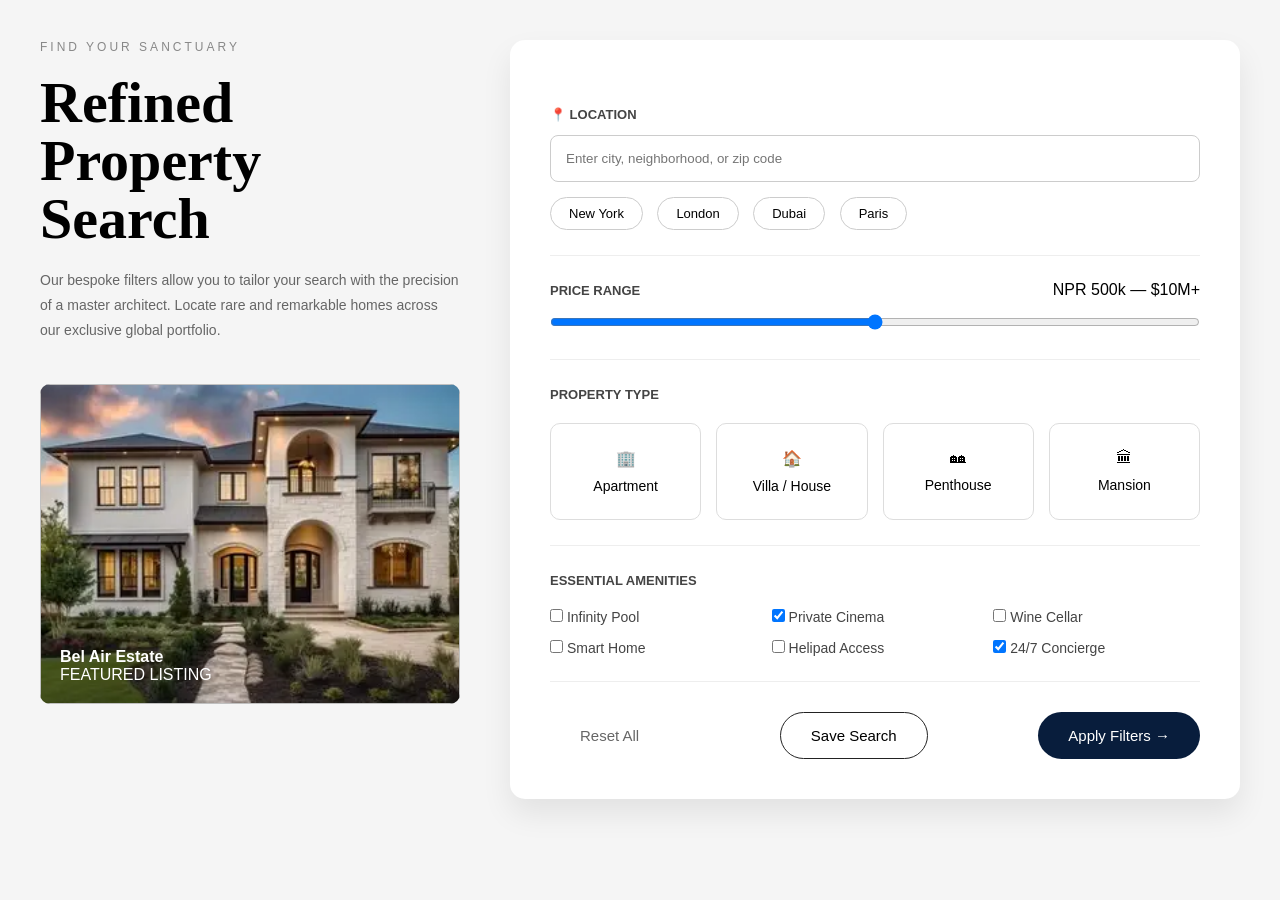
<file: Desktop/Real state hub/search.html>
<!DOCTYPE html>
<html lang="en">
<head>
    <meta charset="UTF-8">
    <meta name="viewport" content="width=device-width, initial-scale=1.0">
    <title>mahatobuilder</title>
    <style>

        *{
         margin:0;
         padding:0;
         box-sizing:border-box;
          }

body{

background:#f5f5f5;
font-family:Poppins,sans-serif;
padding:40px;

}

.container{

max-width:1200px;
margin:auto;
display:flex;
gap:50px;


}

.left{

width:35%;

}

.small-title{

letter-spacing:3px;
font-size:12px;
color:#888;
margin-bottom:20px;

}

.left h1{

font-size:58px;
font-family:'Playfair Display',serif;
line-height:1;
margin-bottom:20px;

}

.description{

font-size:14px;
line-height:1.8;
color:#666;
margin-bottom:40px;

}

.featured-card{

width:100%;
height:320px;
border-radius:10px;
overflow:hidden;
position:relative;

}

.featured-card img{

width:100%;
height:100%;
object-fit:cover;
background-repeat: no-repeat;
background-size: cover;
background-position:center;

}

.overlay{

position:absolute;
left:20px;
bottom:20px;
color:white;

}

.search-box{

flex:1;
background:white;
padding:40px;
border-radius:15px;
box-shadow:0 15px 30px rgba(0,0,0,.08);

}

.section{

margin:25px 0;

}

label{

font-size:13px;
font-weight:600;
color:#444;

}

input[type=text]{

width:100%;
padding:15px;
margin-top:12px;
border:1px solid #ccc;
border-radius:8px;
outline:none;

}

.chips{

margin-top:15px;

}

.chips span{

display:inline-block;
padding:8px 18px;
border:1px solid #ccc;
border-radius:30px;
margin-right:10px;
font-size:13px;
cursor:pointer;

}
.chips span:hover{
    cursor: pointer;
    border: none;
    color: white;
    background-color: black;
}

.price-head{

display:flex;
justify-content:space-between;
align-items:center;
margin-bottom:15px;

}

input[type=range]{

width:100%;

}

.cards{

display:grid;
grid-template-columns:repeat(4,1fr);
gap:15px;
margin-top:20px;

}

.card{

border:1px solid #ddd;
padding:25px;
border-radius:10px;
text-align:center;
cursor:pointer;
transition:.3s;

}

.card:hover{

transform:translateY(-3px);
background:#ffd784;
border:none;

}

/* .card.active{

background:#ffd784;
border:none;

} */

.card p{

margin-top:10px;
font-size:14px;

}

.amenities{

display:grid;
grid-template-columns:repeat(3,1fr);
gap:15px;
margin-top:20px;

}

.amenities label{

font-size:14px;
font-weight:400;

}

.buttons{

display:flex;
justify-content:space-between;
margin-top:30px;

}

button{

padding:14px 30px;
border-radius:40px;
cursor:pointer;
font-size:15px;

}

.reset{

background:none;
border:none;
color:#666;

}

.save{

background:white;
border:1px solid #222;

}

.apply{

background:#081d3c;
color:white;
border:none;

}

hr{

border:none;
height:1px;
background:#eee;

}

/* @media(max-width:900px){

.container{

flex-direction:column;

}

.left{

width:100%;

}

.cards{

grid-template-columns:repeat(2,1fr);

}

.amenities{

grid-template-columns:repeat(2,1fr);

}

.buttons{

flex-direction:column;
gap:15px;

}

} */
    </style>


</head>
<body>
    <!-- <div class="search-overlay" style="height: 703px;width: 780px; background-color: rgb(236, 236, 236);">
        <div class="overlay-content">
            <div class="left-content">
                <h6 style="font-family: Inter; color:#8192A7 ;letter-spacing: 1.5px;">FIND YOUR SANCTUARY</h6>
                <span style="font-family: Playfair Display; font-style: bold; font-size: 45px; overflow-wrap: break-word; ">Refined Property Search</span>
                <p>Our bespoke filters allow you to tailor your
                   search with the precision of a master architect.
                   Locate the rare and the remarkable across our
                   exclusive global portfolio.</p>
                <div class="img-cnt" style=": ;"></div>
            </div>
        </div>

    </div> -->

<div class="container">

    <!-- Left Side -->
    <div class="left">

        <p class="small-title">FIND YOUR SANCTUARY</p>

        <h1>
            Refined <br>
            Property <br>
            Search
        </h1>

        <p class="description">
            Our bespoke filters allow you to tailor your search with the precision
            of a master architect. Locate rare and remarkable homes across our
            exclusive global portfolio.
        </p>

        <div class="featured-card">
            <img style="background-image: url(property6.jpg);" alt="">
            <div class="overlay">
                <h4>Bel Air Estate</h4>
                <p>FEATURED LISTING</p>
            </div>
        </div>

    </div>

    <!-- Right Side -->
    <div class="search-box">

        <div class="section">
            <label>📍 LOCATION</label>

            <input type="text" placeholder="Enter city, neighborhood, or zip code">

            <div class="chips" >
                <span>New York</span>
                <span>London</span>
                <span>Dubai</span>
                <span>Paris</span>
            </div>
        </div>

        <hr>

        <div class="section">

            <div class="price-head">
                <label>PRICE RANGE</label>
                <span>NPR 500k — $10M+</span>
            </div>

            <input type="range">

        </div>
        

        <hr>

        <div class="section">

            <label>PROPERTY TYPE</label>

            <div class="cards">

                <div class="card">
                    🏢
                    <p>Apartment</p>
                </div>

                <div class="card">
                    🏠
                    <p>Villa / House</p>
                </div>

                <div class="card">
                    🏘
                    <p>Penthouse</p>
                </div>

                <div class="card">
                    🏛
                    <p>Mansion</p>
                </div>

            </div>

        </div>

        <hr>

        <div class="section">

            <label>ESSENTIAL AMENITIES</label>

            <div class="amenities">

                <label><input type="checkbox"> Infinity Pool</label>
                <label><input type="checkbox" checked> Private Cinema</label>
                <label><input type="checkbox"> Wine Cellar</label>
                <label><input type="checkbox"> Smart Home</label>
                <label><input type="checkbox"> Helipad Access</label>
                <label><input type="checkbox" checked> 24/7 Concierge</label>

            </div>

        </div>

        <hr>

        <div class="buttons">

            <button class="reset">Reset All</button>

            <button class="save">Save Search</button>

            <button class="apply">Apply Filters →</button>

        </div>

    </div>

</div>

</body>
</html>
</file>
